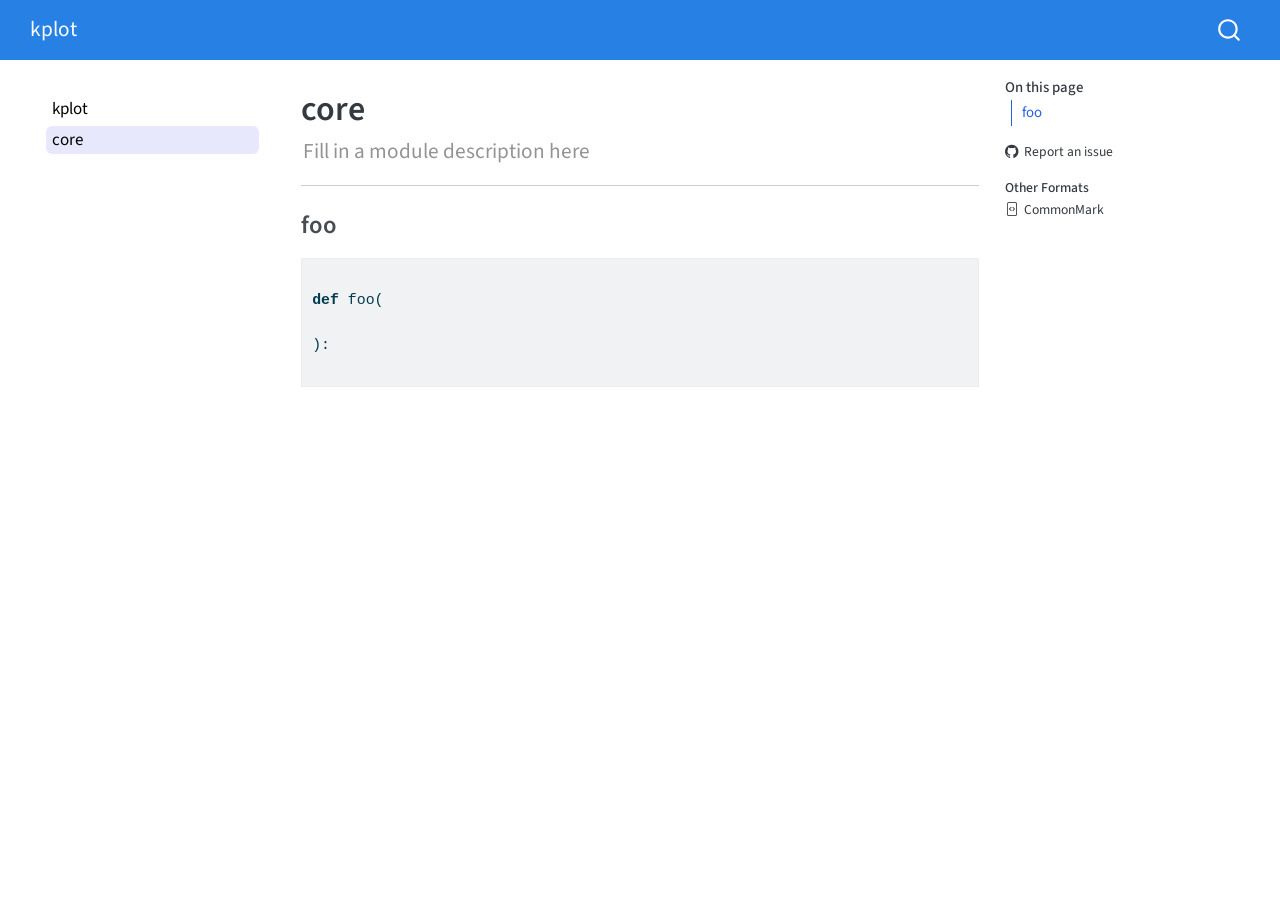
<file: core.html>
<!DOCTYPE html>
<html xmlns="http://www.w3.org/1999/xhtml" lang="en" xml:lang="en"><head>

<meta charset="utf-8">
<meta name="generator" content="quarto-1.8.27">

<meta name="viewport" content="width=device-width, initial-scale=1.0, user-scalable=yes">

<meta name="description" content="Fill in a module description here">

<title>core – kplot</title>
<style>
code{white-space: pre-wrap;}
span.smallcaps{font-variant: small-caps;}
div.columns{display: flex; gap: min(4vw, 1.5em);}
div.column{flex: auto; overflow-x: auto;}
div.hanging-indent{margin-left: 1.5em; text-indent: -1.5em;}
ul.task-list{list-style: none;}
ul.task-list li input[type="checkbox"] {
  width: 0.8em;
  margin: 0 0.8em 0.2em -1em; /* quarto-specific, see https://github.com/quarto-dev/quarto-cli/issues/4556 */ 
  vertical-align: middle;
}
/* CSS for syntax highlighting */
html { -webkit-text-size-adjust: 100%; }
pre > code.sourceCode { white-space: pre; position: relative; }
pre > code.sourceCode > span { display: inline-block; line-height: 1.25; }
pre > code.sourceCode > span:empty { height: 1.2em; }
.sourceCode { overflow: visible; }
code.sourceCode > span { color: inherit; text-decoration: inherit; }
div.sourceCode { margin: 1em 0; }
pre.sourceCode { margin: 0; }
@media screen {
div.sourceCode { overflow: auto; }
}
@media print {
pre > code.sourceCode { white-space: pre-wrap; }
pre > code.sourceCode > span { text-indent: -5em; padding-left: 5em; }
}
pre.numberSource code
  { counter-reset: source-line 0; }
pre.numberSource code > span
  { position: relative; left: -4em; counter-increment: source-line; }
pre.numberSource code > span > a:first-child::before
  { content: counter(source-line);
    position: relative; left: -1em; text-align: right; vertical-align: baseline;
    border: none; display: inline-block;
    -webkit-touch-callout: none; -webkit-user-select: none;
    -khtml-user-select: none; -moz-user-select: none;
    -ms-user-select: none; user-select: none;
    padding: 0 4px; width: 4em;
  }
pre.numberSource { margin-left: 3em;  padding-left: 4px; }
div.sourceCode
  {   }
@media screen {
pre > code.sourceCode > span > a:first-child::before { text-decoration: underline; }
}
</style>


<script src="site_libs/quarto-nav/quarto-nav.js"></script>
<script src="site_libs/quarto-nav/headroom.min.js"></script>
<script src="site_libs/clipboard/clipboard.min.js"></script>
<script src="site_libs/quarto-search/autocomplete.umd.js"></script>
<script src="site_libs/quarto-search/fuse.min.js"></script>
<script src="site_libs/quarto-search/quarto-search.js"></script>
<meta name="quarto:offset" content="./">
<script src="site_libs/quarto-html/quarto.js" type="module"></script>
<script src="site_libs/quarto-html/tabsets/tabsets.js" type="module"></script>
<script src="site_libs/quarto-html/axe/axe-check.js" type="module"></script>
<script src="site_libs/quarto-html/popper.min.js"></script>
<script src="site_libs/quarto-html/tippy.umd.min.js"></script>
<script src="site_libs/quarto-html/anchor.min.js"></script>
<link href="site_libs/quarto-html/tippy.css" rel="stylesheet">
<link href="site_libs/quarto-html/quarto-syntax-highlighting-ed96de9b727972fe78a7b5d16c58bf87.css" rel="stylesheet" id="quarto-text-highlighting-styles">
<script src="site_libs/bootstrap/bootstrap.min.js"></script>
<link href="site_libs/bootstrap/bootstrap-icons.css" rel="stylesheet">
<link href="site_libs/bootstrap/bootstrap-000f0825b9c55ed21d14970d810c14a9.min.css" rel="stylesheet" append-hash="true" id="quarto-bootstrap" data-mode="light">
<script id="quarto-search-options" type="application/json">{
  "location": "navbar",
  "copy-button": false,
  "collapse-after": 3,
  "panel-placement": "end",
  "type": "overlay",
  "limit": 50,
  "keyboard-shortcut": [
    "f",
    "/",
    "s"
  ],
  "show-item-context": false,
  "language": {
    "search-no-results-text": "No results",
    "search-matching-documents-text": "matching documents",
    "search-copy-link-title": "Copy link to search",
    "search-hide-matches-text": "Hide additional matches",
    "search-more-match-text": "more match in this document",
    "search-more-matches-text": "more matches in this document",
    "search-clear-button-title": "Clear",
    "search-text-placeholder": "",
    "search-detached-cancel-button-title": "Cancel",
    "search-submit-button-title": "Submit",
    "search-label": "Search"
  }
}</script>


<link rel="stylesheet" href="styles.css">
<meta property="og:title" content="core – kplot">
<meta property="og:description" content="Fill in a module description here">
<meta property="og:site_name" content="kplot">
<meta name="twitter:title" content="core – kplot">
<meta name="twitter:description" content="Fill in a module description here">
<meta name="twitter:card" content="summary">
</head>

<body class="nav-sidebar floating nav-fixed quarto-light">

<div id="quarto-search-results"></div>
  <header id="quarto-header" class="headroom fixed-top">
    <nav class="navbar navbar-expand-lg " data-bs-theme="dark">
      <div class="navbar-container container-fluid">
      <div class="navbar-brand-container mx-auto">
    <a class="navbar-brand" href="./index.html">
    <span class="navbar-title">kplot</span>
    </a>
  </div>
        <div class="quarto-navbar-tools tools-end">
</div>
          <div id="quarto-search" class="" title="Search"></div>
      </div> <!-- /container-fluid -->
    </nav>
  <nav class="quarto-secondary-nav">
    <div class="container-fluid d-flex">
      <button type="button" class="quarto-btn-toggle btn" data-bs-toggle="collapse" role="button" data-bs-target=".quarto-sidebar-collapse-item" aria-controls="quarto-sidebar" aria-expanded="false" aria-label="Toggle sidebar navigation" onclick="if (window.quartoToggleHeadroom) { window.quartoToggleHeadroom(); }">
        <i class="bi bi-layout-text-sidebar-reverse"></i>
      </button>
        <nav class="quarto-page-breadcrumbs" aria-label="breadcrumb"><ol class="breadcrumb"><li class="breadcrumb-item"><a href="./core.html">core</a></li></ol></nav>
        <a class="flex-grow-1" role="navigation" data-bs-toggle="collapse" data-bs-target=".quarto-sidebar-collapse-item" aria-controls="quarto-sidebar" aria-expanded="false" aria-label="Toggle sidebar navigation" onclick="if (window.quartoToggleHeadroom) { window.quartoToggleHeadroom(); }">      
        </a>
    </div>
  </nav>
</header>
<!-- content -->
<div id="quarto-content" class="quarto-container page-columns page-rows-contents page-layout-article page-navbar">
<!-- sidebar -->
  <nav id="quarto-sidebar" class="sidebar collapse collapse-horizontal quarto-sidebar-collapse-item sidebar-navigation floating overflow-auto">
    <div class="sidebar-menu-container"> 
    <ul class="list-unstyled mt-1">
        <li class="sidebar-item">
  <div class="sidebar-item-container"> 
  <a href="./index.html" class="sidebar-item-text sidebar-link">
 <span class="menu-text">kplot</span></a>
  </div>
</li>
        <li class="sidebar-item">
  <div class="sidebar-item-container"> 
  <a href="./core.html" class="sidebar-item-text sidebar-link active">
 <span class="menu-text">core</span></a>
  </div>
</li>
    </ul>
    </div>
</nav>
<div id="quarto-sidebar-glass" class="quarto-sidebar-collapse-item" data-bs-toggle="collapse" data-bs-target=".quarto-sidebar-collapse-item"></div>
<!-- margin-sidebar -->
    <div id="quarto-margin-sidebar" class="sidebar margin-sidebar">
        <nav id="TOC" role="doc-toc" class="toc-active">
    <h2 id="toc-title">On this page</h2>
   
  <ul>
  <li><a href="#foo" id="toc-foo" class="nav-link active" data-scroll-target="#foo">foo</a></li>
  </ul>
<div class="toc-actions"><ul><li><a href="https://github.com/sky1ove/kplot/issues/new" class="toc-action"><i class="bi bi-github"></i>Report an issue</a></li></ul></div><div class="quarto-alternate-formats"><h2>Other Formats</h2><ul><li><a href="core.html.md"><i class="bi bi-file-code"></i>CommonMark</a></li></ul></div></nav>
    </div>
<!-- main -->
<main class="content" id="quarto-document-content">

<header id="title-block-header" class="quarto-title-block default">
<div class="quarto-title">
<h1 class="title">core</h1>
</div>

<div>
  <div class="description">
    Fill in a module description here
  </div>
</div>


<div class="quarto-title-meta">

    
  
    
  </div>
  


</header>


<!-- WARNING: THIS FILE WAS AUTOGENERATED! DO NOT EDIT! -->
<hr>
<section id="foo" class="level3">
<h3 class="anchored" data-anchor-id="foo">foo</h3>
<div class="code-copy-outer-scaffold"><div class="sourceCode" id="cb1"><pre class="sourceCode python code-with-copy"><code class="sourceCode python"><span id="cb1-1"><a href="#cb1-1" aria-hidden="true" tabindex="-1"></a></span>
<span id="cb1-2"><a href="#cb1-2" aria-hidden="true" tabindex="-1"></a><span class="kw">def</span> foo(</span>
<span id="cb1-3"><a href="#cb1-3" aria-hidden="true" tabindex="-1"></a>    </span>
<span id="cb1-4"><a href="#cb1-4" aria-hidden="true" tabindex="-1"></a>):</span>
<span id="cb1-5"><a href="#cb1-5" aria-hidden="true" tabindex="-1"></a></span></code></pre></div><button title="Copy to Clipboard" class="code-copy-button"><i class="bi"></i></button></div>


</section>

</main> <!-- /main -->
<script id="quarto-html-after-body" type="application/javascript">
  window.document.addEventListener("DOMContentLoaded", function (event) {
    const icon = "";
    const anchorJS = new window.AnchorJS();
    anchorJS.options = {
      placement: 'right',
      icon: icon
    };
    anchorJS.add('.anchored');
    const isCodeAnnotation = (el) => {
      for (const clz of el.classList) {
        if (clz.startsWith('code-annotation-')) {                     
          return true;
        }
      }
      return false;
    }
    const onCopySuccess = function(e) {
      // button target
      const button = e.trigger;
      // don't keep focus
      button.blur();
      // flash "checked"
      button.classList.add('code-copy-button-checked');
      var currentTitle = button.getAttribute("title");
      button.setAttribute("title", "Copied!");
      let tooltip;
      if (window.bootstrap) {
        button.setAttribute("data-bs-toggle", "tooltip");
        button.setAttribute("data-bs-placement", "left");
        button.setAttribute("data-bs-title", "Copied!");
        tooltip = new bootstrap.Tooltip(button, 
          { trigger: "manual", 
            customClass: "code-copy-button-tooltip",
            offset: [0, -8]});
        tooltip.show();    
      }
      setTimeout(function() {
        if (tooltip) {
          tooltip.hide();
          button.removeAttribute("data-bs-title");
          button.removeAttribute("data-bs-toggle");
          button.removeAttribute("data-bs-placement");
        }
        button.setAttribute("title", currentTitle);
        button.classList.remove('code-copy-button-checked');
      }, 1000);
      // clear code selection
      e.clearSelection();
    }
    const getTextToCopy = function(trigger) {
      const outerScaffold = trigger.parentElement.cloneNode(true);
      const codeEl = outerScaffold.querySelector('code');
      for (const childEl of codeEl.children) {
        if (isCodeAnnotation(childEl)) {
          childEl.remove();
        }
      }
      return codeEl.innerText;
    }
    const clipboard = new window.ClipboardJS('.code-copy-button:not([data-in-quarto-modal])', {
      text: getTextToCopy
    });
    clipboard.on('success', onCopySuccess);
    if (window.document.getElementById('quarto-embedded-source-code-modal')) {
      const clipboardModal = new window.ClipboardJS('.code-copy-button[data-in-quarto-modal]', {
        text: getTextToCopy,
        container: window.document.getElementById('quarto-embedded-source-code-modal')
      });
      clipboardModal.on('success', onCopySuccess);
    }
      var localhostRegex = new RegExp(/^(?:http|https):\/\/localhost\:?[0-9]*\//);
      var mailtoRegex = new RegExp(/^mailto:/);
        var filterRegex = new RegExp("https:\/\/sky1ove\.github\.io\/kplot");
      var isInternal = (href) => {
          return filterRegex.test(href) || localhostRegex.test(href) || mailtoRegex.test(href);
      }
      // Inspect non-navigation links and adorn them if external
     var links = window.document.querySelectorAll('a[href]:not(.nav-link):not(.navbar-brand):not(.toc-action):not(.sidebar-link):not(.sidebar-item-toggle):not(.pagination-link):not(.no-external):not([aria-hidden]):not(.dropdown-item):not(.quarto-navigation-tool):not(.about-link)');
      for (var i=0; i<links.length; i++) {
        const link = links[i];
        if (!isInternal(link.href)) {
          // undo the damage that might have been done by quarto-nav.js in the case of
          // links that we want to consider external
          if (link.dataset.originalHref !== undefined) {
            link.href = link.dataset.originalHref;
          }
        }
      }
    function tippyHover(el, contentFn, onTriggerFn, onUntriggerFn) {
      const config = {
        allowHTML: true,
        maxWidth: 500,
        delay: 100,
        arrow: false,
        appendTo: function(el) {
            return el.parentElement;
        },
        interactive: true,
        interactiveBorder: 10,
        theme: 'quarto',
        placement: 'bottom-start',
      };
      if (contentFn) {
        config.content = contentFn;
      }
      if (onTriggerFn) {
        config.onTrigger = onTriggerFn;
      }
      if (onUntriggerFn) {
        config.onUntrigger = onUntriggerFn;
      }
      window.tippy(el, config); 
    }
    const noterefs = window.document.querySelectorAll('a[role="doc-noteref"]');
    for (var i=0; i<noterefs.length; i++) {
      const ref = noterefs[i];
      tippyHover(ref, function() {
        // use id or data attribute instead here
        let href = ref.getAttribute('data-footnote-href') || ref.getAttribute('href');
        try { href = new URL(href).hash; } catch {}
        const id = href.replace(/^#\/?/, "");
        const note = window.document.getElementById(id);
        if (note) {
          return note.innerHTML;
        } else {
          return "";
        }
      });
    }
    const xrefs = window.document.querySelectorAll('a.quarto-xref');
    const processXRef = (id, note) => {
      // Strip column container classes
      const stripColumnClz = (el) => {
        el.classList.remove("page-full", "page-columns");
        if (el.children) {
          for (const child of el.children) {
            stripColumnClz(child);
          }
        }
      }
      stripColumnClz(note)
      if (id === null || id.startsWith('sec-')) {
        // Special case sections, only their first couple elements
        const container = document.createElement("div");
        if (note.children && note.children.length > 2) {
          container.appendChild(note.children[0].cloneNode(true));
          for (let i = 1; i < note.children.length; i++) {
            const child = note.children[i];
            if (child.tagName === "P" && child.innerText === "") {
              continue;
            } else {
              container.appendChild(child.cloneNode(true));
              break;
            }
          }
          if (window.Quarto?.typesetMath) {
            window.Quarto.typesetMath(container);
          }
          return container.innerHTML
        } else {
          if (window.Quarto?.typesetMath) {
            window.Quarto.typesetMath(note);
          }
          return note.innerHTML;
        }
      } else {
        // Remove any anchor links if they are present
        const anchorLink = note.querySelector('a.anchorjs-link');
        if (anchorLink) {
          anchorLink.remove();
        }
        if (window.Quarto?.typesetMath) {
          window.Quarto.typesetMath(note);
        }
        if (note.classList.contains("callout")) {
          return note.outerHTML;
        } else {
          return note.innerHTML;
        }
      }
    }
    for (var i=0; i<xrefs.length; i++) {
      const xref = xrefs[i];
      tippyHover(xref, undefined, function(instance) {
        instance.disable();
        let url = xref.getAttribute('href');
        let hash = undefined; 
        if (url.startsWith('#')) {
          hash = url;
        } else {
          try { hash = new URL(url).hash; } catch {}
        }
        if (hash) {
          const id = hash.replace(/^#\/?/, "");
          const note = window.document.getElementById(id);
          if (note !== null) {
            try {
              const html = processXRef(id, note.cloneNode(true));
              instance.setContent(html);
            } finally {
              instance.enable();
              instance.show();
            }
          } else {
            // See if we can fetch this
            fetch(url.split('#')[0])
            .then(res => res.text())
            .then(html => {
              const parser = new DOMParser();
              const htmlDoc = parser.parseFromString(html, "text/html");
              const note = htmlDoc.getElementById(id);
              if (note !== null) {
                const html = processXRef(id, note);
                instance.setContent(html);
              } 
            }).finally(() => {
              instance.enable();
              instance.show();
            });
          }
        } else {
          // See if we can fetch a full url (with no hash to target)
          // This is a special case and we should probably do some content thinning / targeting
          fetch(url)
          .then(res => res.text())
          .then(html => {
            const parser = new DOMParser();
            const htmlDoc = parser.parseFromString(html, "text/html");
            const note = htmlDoc.querySelector('main.content');
            if (note !== null) {
              // This should only happen for chapter cross references
              // (since there is no id in the URL)
              // remove the first header
              if (note.children.length > 0 && note.children[0].tagName === "HEADER") {
                note.children[0].remove();
              }
              const html = processXRef(null, note);
              instance.setContent(html);
            } 
          }).finally(() => {
            instance.enable();
            instance.show();
          });
        }
      }, function(instance) {
      });
    }
        let selectedAnnoteEl;
        const selectorForAnnotation = ( cell, annotation) => {
          let cellAttr = 'data-code-cell="' + cell + '"';
          let lineAttr = 'data-code-annotation="' +  annotation + '"';
          const selector = 'span[' + cellAttr + '][' + lineAttr + ']';
          return selector;
        }
        const selectCodeLines = (annoteEl) => {
          const doc = window.document;
          const targetCell = annoteEl.getAttribute("data-target-cell");
          const targetAnnotation = annoteEl.getAttribute("data-target-annotation");
          const annoteSpan = window.document.querySelector(selectorForAnnotation(targetCell, targetAnnotation));
          const lines = annoteSpan.getAttribute("data-code-lines").split(",");
          const lineIds = lines.map((line) => {
            return targetCell + "-" + line;
          })
          let top = null;
          let height = null;
          let parent = null;
          if (lineIds.length > 0) {
              //compute the position of the single el (top and bottom and make a div)
              const el = window.document.getElementById(lineIds[0]);
              top = el.offsetTop;
              height = el.offsetHeight;
              parent = el.parentElement.parentElement;
            if (lineIds.length > 1) {
              const lastEl = window.document.getElementById(lineIds[lineIds.length - 1]);
              const bottom = lastEl.offsetTop + lastEl.offsetHeight;
              height = bottom - top;
            }
            if (top !== null && height !== null && parent !== null) {
              // cook up a div (if necessary) and position it 
              let div = window.document.getElementById("code-annotation-line-highlight");
              if (div === null) {
                div = window.document.createElement("div");
                div.setAttribute("id", "code-annotation-line-highlight");
                div.style.position = 'absolute';
                parent.appendChild(div);
              }
              div.style.top = top - 2 + "px";
              div.style.height = height + 4 + "px";
              div.style.left = 0;
              let gutterDiv = window.document.getElementById("code-annotation-line-highlight-gutter");
              if (gutterDiv === null) {
                gutterDiv = window.document.createElement("div");
                gutterDiv.setAttribute("id", "code-annotation-line-highlight-gutter");
                gutterDiv.style.position = 'absolute';
                const codeCell = window.document.getElementById(targetCell);
                const gutter = codeCell.querySelector('.code-annotation-gutter');
                gutter.appendChild(gutterDiv);
              }
              gutterDiv.style.top = top - 2 + "px";
              gutterDiv.style.height = height + 4 + "px";
            }
            selectedAnnoteEl = annoteEl;
          }
        };
        const unselectCodeLines = () => {
          const elementsIds = ["code-annotation-line-highlight", "code-annotation-line-highlight-gutter"];
          elementsIds.forEach((elId) => {
            const div = window.document.getElementById(elId);
            if (div) {
              div.remove();
            }
          });
          selectedAnnoteEl = undefined;
        };
          // Handle positioning of the toggle
      window.addEventListener(
        "resize",
        throttle(() => {
          elRect = undefined;
          if (selectedAnnoteEl) {
            selectCodeLines(selectedAnnoteEl);
          }
        }, 10)
      );
      function throttle(fn, ms) {
      let throttle = false;
      let timer;
        return (...args) => {
          if(!throttle) { // first call gets through
              fn.apply(this, args);
              throttle = true;
          } else { // all the others get throttled
              if(timer) clearTimeout(timer); // cancel #2
              timer = setTimeout(() => {
                fn.apply(this, args);
                timer = throttle = false;
              }, ms);
          }
        };
      }
        // Attach click handler to the DT
        const annoteDls = window.document.querySelectorAll('dt[data-target-cell]');
        for (const annoteDlNode of annoteDls) {
          annoteDlNode.addEventListener('click', (event) => {
            const clickedEl = event.target;
            if (clickedEl !== selectedAnnoteEl) {
              unselectCodeLines();
              const activeEl = window.document.querySelector('dt[data-target-cell].code-annotation-active');
              if (activeEl) {
                activeEl.classList.remove('code-annotation-active');
              }
              selectCodeLines(clickedEl);
              clickedEl.classList.add('code-annotation-active');
            } else {
              // Unselect the line
              unselectCodeLines();
              clickedEl.classList.remove('code-annotation-active');
            }
          });
        }
    const findCites = (el) => {
      const parentEl = el.parentElement;
      if (parentEl) {
        const cites = parentEl.dataset.cites;
        if (cites) {
          return {
            el,
            cites: cites.split(' ')
          };
        } else {
          return findCites(el.parentElement)
        }
      } else {
        return undefined;
      }
    };
    var bibliorefs = window.document.querySelectorAll('a[role="doc-biblioref"]');
    for (var i=0; i<bibliorefs.length; i++) {
      const ref = bibliorefs[i];
      const citeInfo = findCites(ref);
      if (citeInfo) {
        tippyHover(citeInfo.el, function() {
          var popup = window.document.createElement('div');
          citeInfo.cites.forEach(function(cite) {
            var citeDiv = window.document.createElement('div');
            citeDiv.classList.add('hanging-indent');
            citeDiv.classList.add('csl-entry');
            var biblioDiv = window.document.getElementById('ref-' + cite);
            if (biblioDiv) {
              citeDiv.innerHTML = biblioDiv.innerHTML;
            }
            popup.appendChild(citeDiv);
          });
          return popup.innerHTML;
        });
      }
    }
  });
  </script>
</div> <!-- /content -->




<footer class="footer"><div class="nav-footer"><div class="nav-footer-center"><div class="toc-actions d-sm-block d-md-none"><ul><li><a href="https://github.com/sky1ove/kplot/issues/new" class="toc-action"><i class="bi bi-github"></i>Report an issue</a></li></ul></div></div></div></footer></body></html>
</file>
<file: site_libs/quarto-html/tippy.css>
.tippy-box[data-animation=fade][data-state=hidden]{opacity:0}[data-tippy-root]{max-width:calc(100vw - 10px)}.tippy-box{position:relative;background-color:#333;color:#fff;border-radius:4px;font-size:14px;line-height:1.4;white-space:normal;outline:0;transition-property:transform,visibility,opacity}.tippy-box[data-placement^=top]>.tippy-arrow{bottom:0}.tippy-box[data-placement^=top]>.tippy-arrow:before{bottom:-7px;left:0;border-width:8px 8px 0;border-top-color:initial;transform-origin:center top}.tippy-box[data-placement^=bottom]>.tippy-arrow{top:0}.tippy-box[data-placement^=bottom]>.tippy-arrow:before{top:-7px;left:0;border-width:0 8px 8px;border-bottom-color:initial;transform-origin:center bottom}.tippy-box[data-placement^=left]>.tippy-arrow{right:0}.tippy-box[data-placement^=left]>.tippy-arrow:before{border-width:8px 0 8px 8px;border-left-color:initial;right:-7px;transform-origin:center left}.tippy-box[data-placement^=right]>.tippy-arrow{left:0}.tippy-box[data-placement^=right]>.tippy-arrow:before{left:-7px;border-width:8px 8px 8px 0;border-right-color:initial;transform-origin:center right}.tippy-box[data-inertia][data-state=visible]{transition-timing-function:cubic-bezier(.54,1.5,.38,1.11)}.tippy-arrow{width:16px;height:16px;color:#333}.tippy-arrow:before{content:"";position:absolute;border-color:transparent;border-style:solid}.tippy-content{position:relative;padding:5px 9px;z-index:1}
</file>
<file: site_libs/quarto-html/quarto-syntax-highlighting-ed96de9b727972fe78a7b5d16c58bf87.css>
/* quarto syntax highlight colors */
:root {
  --quarto-hl-ot-color: #003B4F;
  --quarto-hl-at-color: #657422;
  --quarto-hl-ss-color: #20794D;
  --quarto-hl-an-color: #5E5E5E;
  --quarto-hl-fu-color: #4758AB;
  --quarto-hl-st-color: #20794D;
  --quarto-hl-cf-color: #003B4F;
  --quarto-hl-op-color: #5E5E5E;
  --quarto-hl-er-color: #AD0000;
  --quarto-hl-bn-color: #AD0000;
  --quarto-hl-al-color: #AD0000;
  --quarto-hl-va-color: #111111;
  --quarto-hl-bu-color: inherit;
  --quarto-hl-ex-color: inherit;
  --quarto-hl-pp-color: #AD0000;
  --quarto-hl-in-color: #5E5E5E;
  --quarto-hl-vs-color: #20794D;
  --quarto-hl-wa-color: #5E5E5E;
  --quarto-hl-do-color: #5E5E5E;
  --quarto-hl-im-color: #00769E;
  --quarto-hl-ch-color: #20794D;
  --quarto-hl-dt-color: #AD0000;
  --quarto-hl-fl-color: #AD0000;
  --quarto-hl-co-color: #5E5E5E;
  --quarto-hl-cv-color: #5E5E5E;
  --quarto-hl-cn-color: #8f5902;
  --quarto-hl-sc-color: #5E5E5E;
  --quarto-hl-dv-color: #AD0000;
  --quarto-hl-kw-color: #003B4F;
}

/* other quarto variables */
:root {
  --quarto-font-monospace: SFMono-Regular, Menlo, Monaco, Consolas, "Liberation Mono", "Courier New", monospace;
}

/* syntax highlight based on Pandoc's rules */
pre > code.sourceCode > span {
  color: #003B4F;
}

code.sourceCode > span {
  color: #003B4F;
}

div.sourceCode,
div.sourceCode pre.sourceCode {
  color: #003B4F;
}

/* Normal */
code span {
  color: #003B4F;
}

/* Alert */
code span.al {
  color: #AD0000;
  font-style: inherit;
}

/* Annotation */
code span.an {
  color: #5E5E5E;
  font-style: inherit;
}

/* Attribute */
code span.at {
  color: #657422;
  font-style: inherit;
}

/* BaseN */
code span.bn {
  color: #AD0000;
  font-style: inherit;
}

/* BuiltIn */
code span.bu {
  font-style: inherit;
}

/* ControlFlow */
code span.cf {
  color: #003B4F;
  font-weight: bold;
  font-style: inherit;
}

/* Char */
code span.ch {
  color: #20794D;
  font-style: inherit;
}

/* Constant */
code span.cn {
  color: #8f5902;
  font-style: inherit;
}

/* Comment */
code span.co {
  color: #5E5E5E;
  font-style: inherit;
}

/* CommentVar */
code span.cv {
  color: #5E5E5E;
  font-style: italic;
}

/* Documentation */
code span.do {
  color: #5E5E5E;
  font-style: italic;
}

/* DataType */
code span.dt {
  color: #AD0000;
  font-style: inherit;
}

/* DecVal */
code span.dv {
  color: #AD0000;
  font-style: inherit;
}

/* Error */
code span.er {
  color: #AD0000;
  font-style: inherit;
}

/* Extension */
code span.ex {
  font-style: inherit;
}

/* Float */
code span.fl {
  color: #AD0000;
  font-style: inherit;
}

/* Function */
code span.fu {
  color: #4758AB;
  font-style: inherit;
}

/* Import */
code span.im {
  color: #00769E;
  font-style: inherit;
}

/* Information */
code span.in {
  color: #5E5E5E;
  font-style: inherit;
}

/* Keyword */
code span.kw {
  color: #003B4F;
  font-weight: bold;
  font-style: inherit;
}

/* Operator */
code span.op {
  color: #5E5E5E;
  font-style: inherit;
}

/* Other */
code span.ot {
  color: #003B4F;
  font-style: inherit;
}

/* Preprocessor */
code span.pp {
  color: #AD0000;
  font-style: inherit;
}

/* SpecialChar */
code span.sc {
  color: #5E5E5E;
  font-style: inherit;
}

/* SpecialString */
code span.ss {
  color: #20794D;
  font-style: inherit;
}

/* String */
code span.st {
  color: #20794D;
  font-style: inherit;
}

/* Variable */
code span.va {
  color: #111111;
  font-style: inherit;
}

/* VerbatimString */
code span.vs {
  color: #20794D;
  font-style: inherit;
}

/* Warning */
code span.wa {
  color: #5E5E5E;
  font-style: italic;
}

.prevent-inlining {
  content: "</";
}

/*# sourceMappingURL=0920dd6d7437995b8cdf7429764427b1.css.map */
</file>
<file: styles.css>
.cell { margin-bottom: 1rem; }
.cell > .sourceCode { margin-bottom: 0; }
.cell-output > pre { margin-bottom: 0; }

.cell-output > pre, .cell-output > .sourceCode > pre, .cell-output-stdout > pre {
  margin-left: 0.8rem;
  margin-top: 0;
  background: none;
  border-left: 2px solid lightsalmon;
  border-top-left-radius: 0;
  border-top-right-radius: 0;
}

.cell-output > .sourceCode { border: none; }

.cell-output > .sourceCode {
  background: none;
  margin-top: 0;
}

div.description {
  padding-left: 2px;
  padding-top: 5px;
  font-size: 1.25rem;
  color: rgba(0, 0, 0, 0.60);
  opacity: 70%;
}


div.sidebar-item-container .active {
  background-color: #E8E8FC;
  color: #000;
}

div.sidebar-item-container a {
  color: #000;
  padding: 4px 6px;
  border-radius: 6px;
  font-size: 1rem;
}

li.sidebar-item {
  margin-top: 3px;
}

span.menu-text {
  line-height: 20px;
}

.navbar-container { max-width: 1282px; }
</file>
